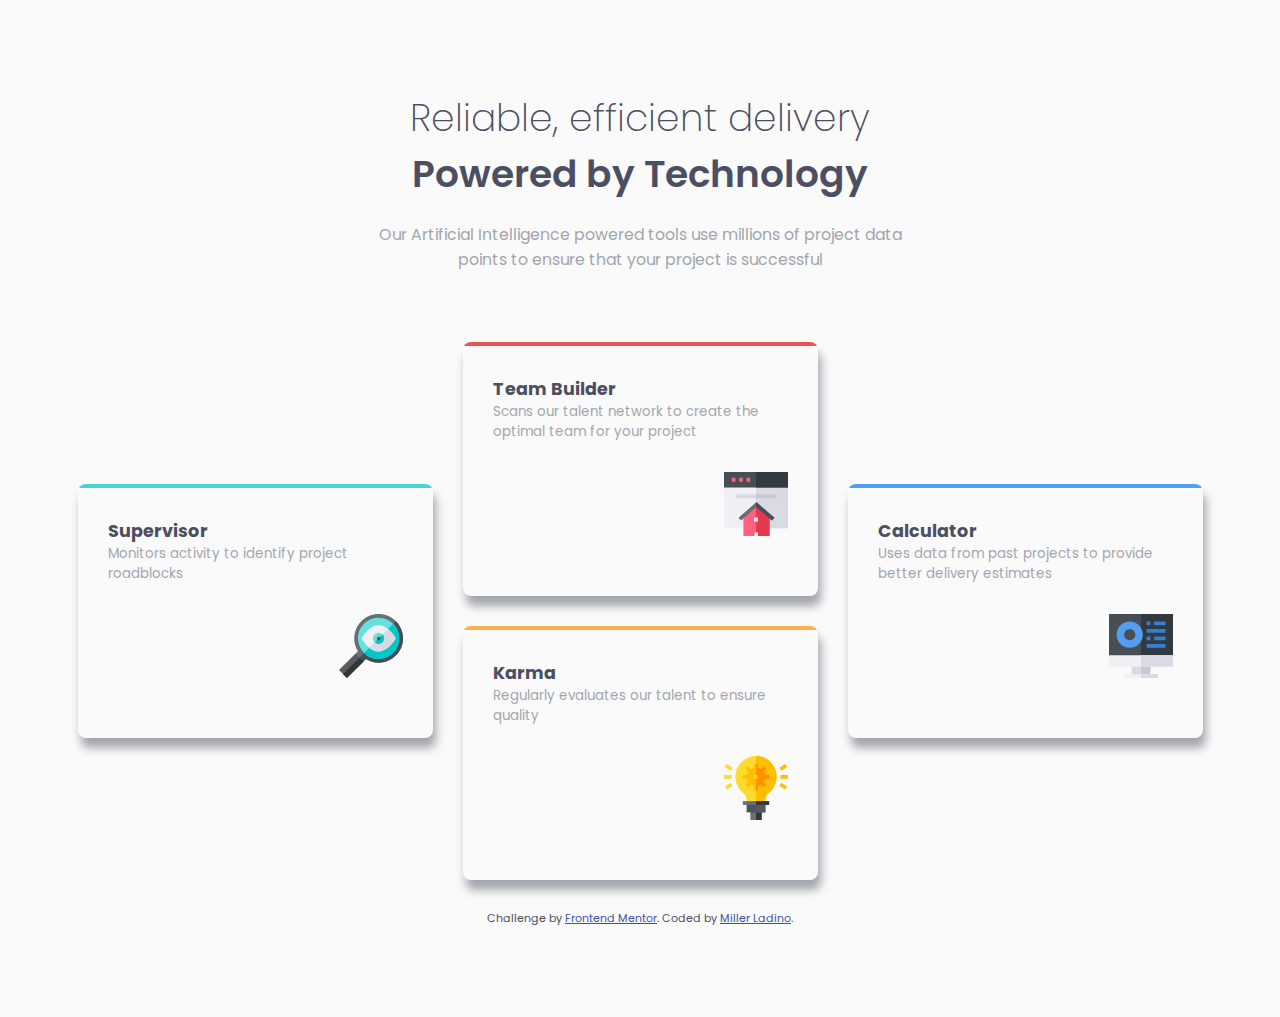
<file: index.html>
<!DOCTYPE html>
<html lang="en">
  <head>
    <meta charset="UTF-8" />
    <meta name="viewport" content="width=device-width, initial-scale=1.0" />
    <link rel="stylesheet" href="styles.css" />
    <link
      rel="icon"
      type="image/png"
      sizes="32x32"
      href="./images/favicon-32x32.png"
    />
    <link rel="preconnect" href="https://fonts.googleapis.com" />
    <link rel="preconnect" href="https://fonts.gstatic.com" crossorigin />
    <link
      href="https://fonts.googleapis.com/css2?family=Poppins:wght@200;400;600&display=swap"
      rel="stylesheet"
    />
    <title>Frontend Mentor | Four card feature section</title>
  </head>

  <body>
    <div class="container">
      <header>
        <h1>Reliable, efficient delivery</h1>
        <h2>Powered by Technology</h2>
        <p>
          Our Artificial Intelligence powered tools use millions of project data
          points to ensure that your project is successful
        </p>
      </header>
      <div class="cardscontainer">
        <div class="cards card1">
          <div class="line"></div>
          <div class="content">
            <h3>Supervisor</h3>
            <p>Monitors activity to identify project roadblocks</p>
            <div class="image">
              <img src="images/icon-supervisor.svg" alt="card supervisor" />
            </div>
          </div>
        </div>
        <div class="twocards">
          <div class="cards card2">
            <div class="line"></div>
            <div class="content">
              <h3>Team Builder</h3>
              <p>
                Scans our talent network to create the optimal team for your
                project
              </p>
              <div class="image">
                <img
                  src="images/icon-team-builder.svg"
                  alt="card team builder"
                />
              </div>
            </div>
          </div>
          <div class="cards card3">
            <div class="line"></div>
            <div class="content">
              <h3>Karma</h3>
              <p>Regularly evaluates our talent to ensure quality</p>
              <div class="image">
                <img src="images/icon-karma.svg" alt="card karma" />
              </div>
            </div>
          </div>
        </div>
        <div class="cards card4">
          <div class="line"></div>
          <div class="content">
            <h3>Calculator</h3>
            <p>
              Uses data from past projects to provide better delivery estimates
            </p>
            <div class="image">
              <img src="images/icon-calculator.svg" alt="card calculator" />
            </div>
          </div>
        </div>
      </div>

      <footer>
        <p class="attribution">
          Challenge by
          <a href="https://www.frontendmentor.io?ref=challenge" target="_blank"
            >Frontend Mentor</a
          >. Coded by
          <a href="https://github.com/millertsu1" target="_blank"
            >Miller Ladino</a
          >.
        </p>
      </footer>
    </div>
  </body>
</html>
</file>
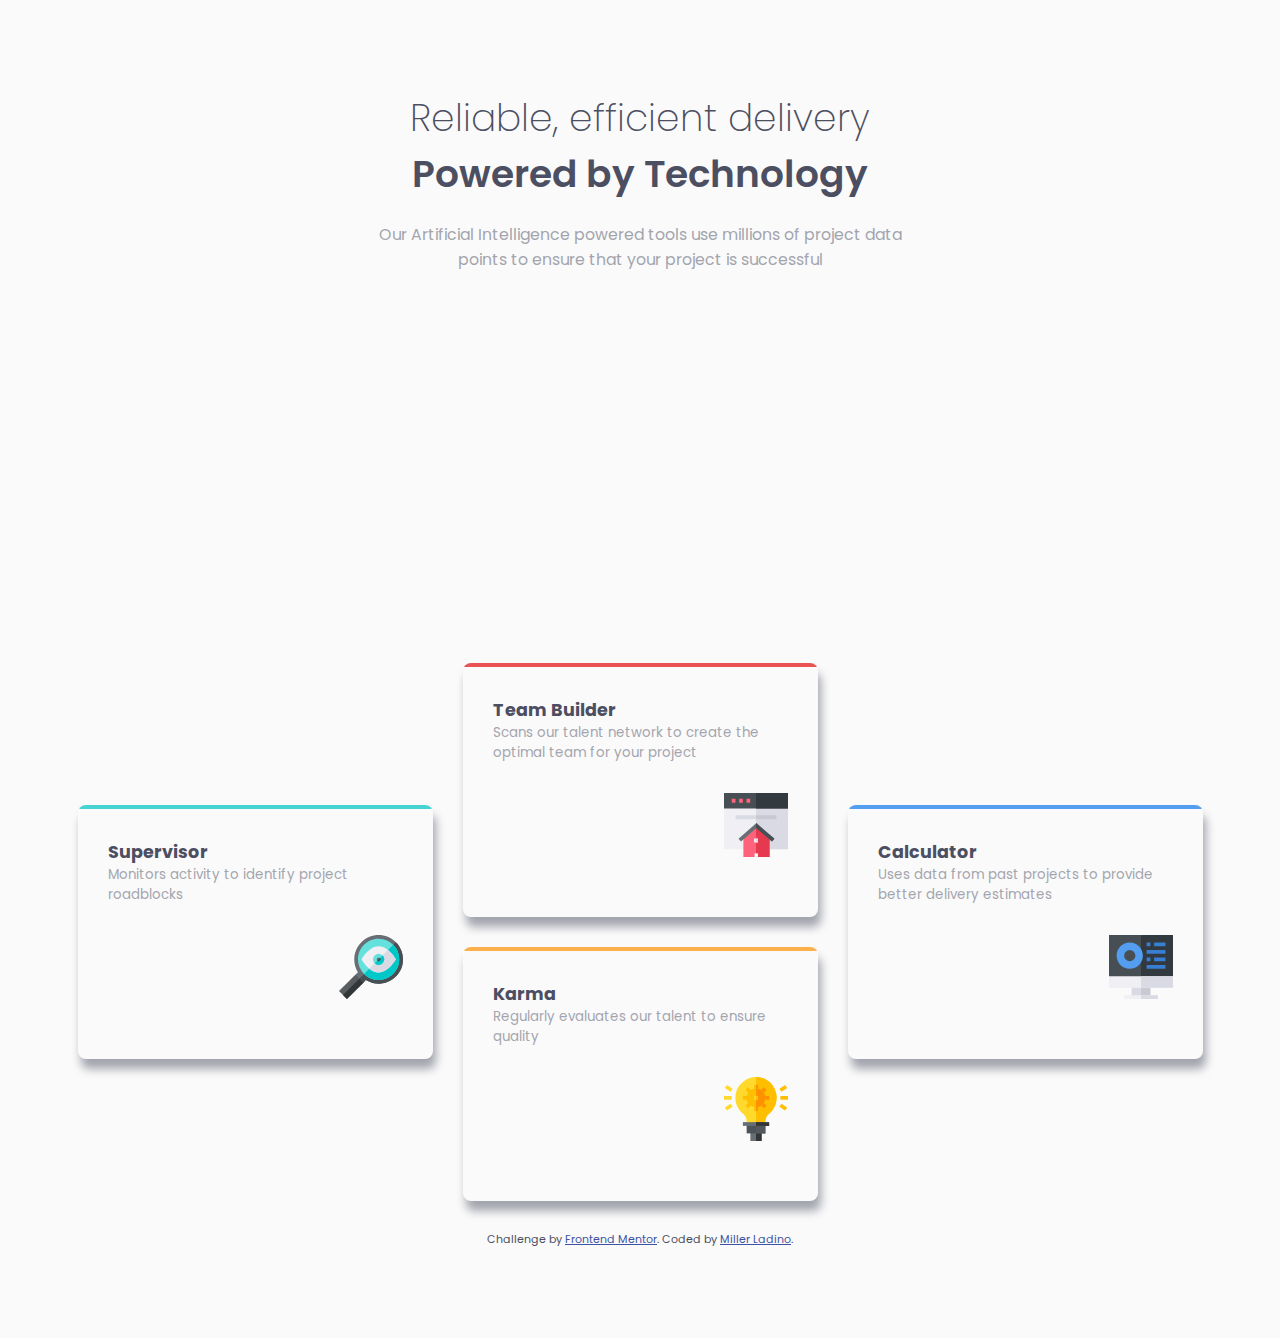
<file: Four-card-feature-section/index.html>
<!DOCTYPE html>
<html lang="en">
  <head>
    <meta charset="UTF-8" />
    <meta name="viewport" content="width=device-width, initial-scale=1.0" />
    <link rel="stylesheet" href="styles.css" />
    <link
      rel="icon"
      type="image/png"
      sizes="32x32"
      href="./images/favicon-32x32.png"
    />
    <link rel="preconnect" href="https://fonts.googleapis.com" />
    <link rel="preconnect" href="https://fonts.gstatic.com" crossorigin />
    <link
      href="https://fonts.googleapis.com/css2?family=Poppins:wght@200;400;600&display=swap"
      rel="stylesheet"
    />
    <title>Frontend Mentor | Four card feature section</title>
  </head>

  <body>
    <div class="container">
      <header>
        <h1>Reliable, efficient delivery</h1>
        <h2>Powered by Technology</h2>
        <p>
          Our Artificial Intelligence powered tools use millions of project data
          points to ensure that your project is successful
        </p>
        <div>
          <iframe
            width="560"
            height="315"
            src="https://www.youtube.com/embed/nImBq5-oeCQ"
            title="YouTube video player"
            frameborder="0"
            allow="accelerometer; autoplay; clipboard-write; encrypted-media; gyroscope; picture-in-picture"
            allowfullscreen
          ></iframe>
        </div>
      </header>
      <div class="cardscontainer">
        <div class="cards card1">
          <div class="line"></div>
          <div class="content">
            <h3>Supervisor</h3>
            <p>Monitors activity to identify project roadblocks</p>
            <div class="image">
              <img src="images/icon-supervisor.svg" alt="card supervisor" />
            </div>
          </div>
        </div>
        <div class="twocards">
          <div class="cards card2">
            <div class="line"></div>
            <div class="content">
              <h3>Team Builder</h3>
              <p>
                Scans our talent network to create the optimal team for your
                project
              </p>
              <div class="image">
                <img
                  src="images/icon-team-builder.svg"
                  alt="card team builder"
                />
              </div>
            </div>
          </div>
          <div class="cards card3">
            <div class="line"></div>
            <div class="content">
              <h3>Karma</h3>
              <p>Regularly evaluates our talent to ensure quality</p>
              <div class="image">
                <img src="images/icon-karma.svg" alt="card karma" />
              </div>
            </div>
          </div>
        </div>
        <div class="cards card4">
          <div class="line"></div>
          <div class="content">
            <h3>Calculator</h3>
            <p>
              Uses data from past projects to provide better delivery estimates
            </p>
            <div class="image">
              <img src="images/icon-calculator.svg" alt="card calculator" />
            </div>
          </div>
        </div>
      </div>

      <footer>
        <p class="attribution">
          Challenge by
          <a href="https://www.frontendmentor.io?ref=challenge" target="_blank"
            >Frontend Mentor</a
          >. Coded by
          <a href="https://github.com/millertsu1" target="_blank"
            >Miller Ladino</a
          >.
        </p>
      </footer>
    </div>
  </body>
</html>
</file>
<file: styles.css>
:root{
--Red: hsl(0, 78%, 62%);
--Cyan: hsl(180, 62%, 55%);
--Orange: hsl(34, 97%, 64%);
--Blue: hsl(212, 86%, 64%);
--Very-Dark-Blue: hsl(234, 12%, 34%);
--Grayish-Blue: hsl(229, 6%, 66%);
--Very-Light-Gray: hsl(0, 0%, 98%);
}

*{
    margin: 0;
    padding: 0;
    box-sizing: border-box;
}

body{
    font-family: 'Poppins', sans-serif;
    font-size: 15px;
    color: var(--Very-Dark-Blue);
    background: var(--Very-Light-Gray);
}
.container{
    margin: 90px 30px;
}
/*  este es el header*/
header{
    text-align: center;
}
header h1{
    font-weight: 200;
    font-size: 1.6em;
    margin: 0;
}
header h2{
    font-weight: 600;
    font-size: 1.6em;
    margin-bottom: 20px;
}
header p{
    font-size: 1.05em;
    color: var(--Grayish-Blue);
    margin-bottom: 70px;
}
/*  este es el cards container*/
.cardscontainer{
    max-width: 500px;
    margin: 0 auto;
}
.cards{
    border-radius: 8px;
    background-color: var(--Very-Light-Gray);
    box-shadow: 3px 10px 10px var(--Grayish-Blue);
    margin-bottom: 30px;
    min-width: 310px;
    max-width: 500px;
    height: 222px;
    overflow: hidden;
}
.card1 .line{
    background-color: var(--Cyan);
    height: 4px;
}
.card2 .line{
    background-color: var(--Red);
    height: 4px;
}

.card3 .line{
    background-color: var(--Orange);
    height: 4px;
}
.card4 .line{
    background-color: var(--Blue);
    height: 4px;
}

.content{
    padding: 30px;
}
.content h3{
    margin-top: 0;
}
.content p{
    color: var(--Grayish-Blue);
    font-size: 0.89em;
    margin: 0px 0px 30px 0px;
}
.image{
    text-align: right;
}

/*  este es el footer*/
.attribution { font-size: 11px; text-align: center; }
.attribution a { color: hsl(228, 45%, 44%); }

/*---------------------(600px)----------------------------*/
@media only screen and (min-width:600px){
    header{
        max-width: 525px;
        margin: 0 auto;
    }
    header h1{
        font-size: 2.5em;
    }
    header h2{
        font-size: 2.5em;
    }
}
/*---------------------(780px)----------------------------*/
@media only screen and (min-width:780px){
    .cardscontainer{
        display: grid;
        grid-template-columns:  1fr 1fr;
        column-gap: 30px;
        max-width: 900px;
    }
    .twocards{
        grid-column: 2/3;
        grid-row: 1/3;
    }
}

/*---------------------(1175px)----------------------------*/
@media only screen and (min-width:1175px){
    .cardscontainer{
        display: flex;
        justify-content: center;
        align-items: center;
        max-width: 1200px;
    }
    .cards{
        width: 355px;
        height: 254px;
    }
}
</file>
<file: Four-card-feature-section/styles.css>
:root{
--Red: hsl(0, 78%, 62%);
--Cyan: hsl(180, 62%, 55%);
--Orange: hsl(34, 97%, 64%);
--Blue: hsl(212, 86%, 64%);
--Very-Dark-Blue: hsl(234, 12%, 34%);
--Grayish-Blue: hsl(229, 6%, 66%);
--Very-Light-Gray: hsl(0, 0%, 98%);
}

*{
    margin: 0;
    padding: 0;
    box-sizing: border-box;
}

body{
    font-family: 'Poppins', sans-serif;
    font-size: 15px;
    color: var(--Very-Dark-Blue);
    background: var(--Very-Light-Gray);
}
.container{
    margin: 90px 30px;
}
/*  este es el header*/
header{
    text-align: center;
}
header h1{
    font-weight: 200;
    font-size: 1.6em;
    margin: 0;
}
header h2{
    font-weight: 600;
    font-size: 1.6em;
    margin-bottom: 20px;
}
header p{
    font-size: 1.05em;
    color: var(--Grayish-Blue);
    margin-bottom: 70px;
}
/*  este es el cards container*/
.cardscontainer{
    max-width: 500px;
    margin: 0 auto;
}
.cards{
    border-radius: 8px;
    background-color: var(--Very-Light-Gray);
    box-shadow: 3px 10px 10px var(--Grayish-Blue);
    margin-bottom: 30px;
    min-width: 310px;
    max-width: 500px;
    height: 222px;
    overflow: hidden;
}
.card1 .line{
    background-color: var(--Cyan);
    height: 4px;
}
.card2 .line{
    background-color: var(--Red);
    height: 4px;
}

.card3 .line{
    background-color: var(--Orange);
    height: 4px;
}
.card4 .line{
    background-color: var(--Blue);
    height: 4px;
}

.content{
    padding: 30px;
}
.content h3{
    margin-top: 0;
}
.content p{
    color: var(--Grayish-Blue);
    font-size: 0.89em;
    margin: 0px 0px 30px 0px;
}
.image{
    text-align: right;
}

/*  este es el footer*/
.attribution { font-size: 11px; text-align: center; }
.attribution a { color: hsl(228, 45%, 44%); }

/*---------------------(600px)----------------------------*/
@media only screen and (min-width:600px){
    header{
        max-width: 525px;
        margin: 0 auto;
    }
    header h1{
        font-size: 2.5em;
    }
    header h2{
        font-size: 2.5em;
    }
}
/*---------------------(780px)----------------------------*/
@media only screen and (min-width:780px){
    .cardscontainer{
        display: grid;
        grid-template-columns:  1fr 1fr;
        column-gap: 30px;
        max-width: 900px;
    }
    .twocards{
        grid-column: 2/3;
        grid-row: 1/3;
    }
}

/*---------------------(1175px)----------------------------*/
@media only screen and (min-width:1175px){
    .cardscontainer{
        display: flex;
        justify-content: center;
        align-items: center;
        max-width: 1200px;
    }
    .cards{
        width: 355px;
        height: 254px;
    }
}
</file>
